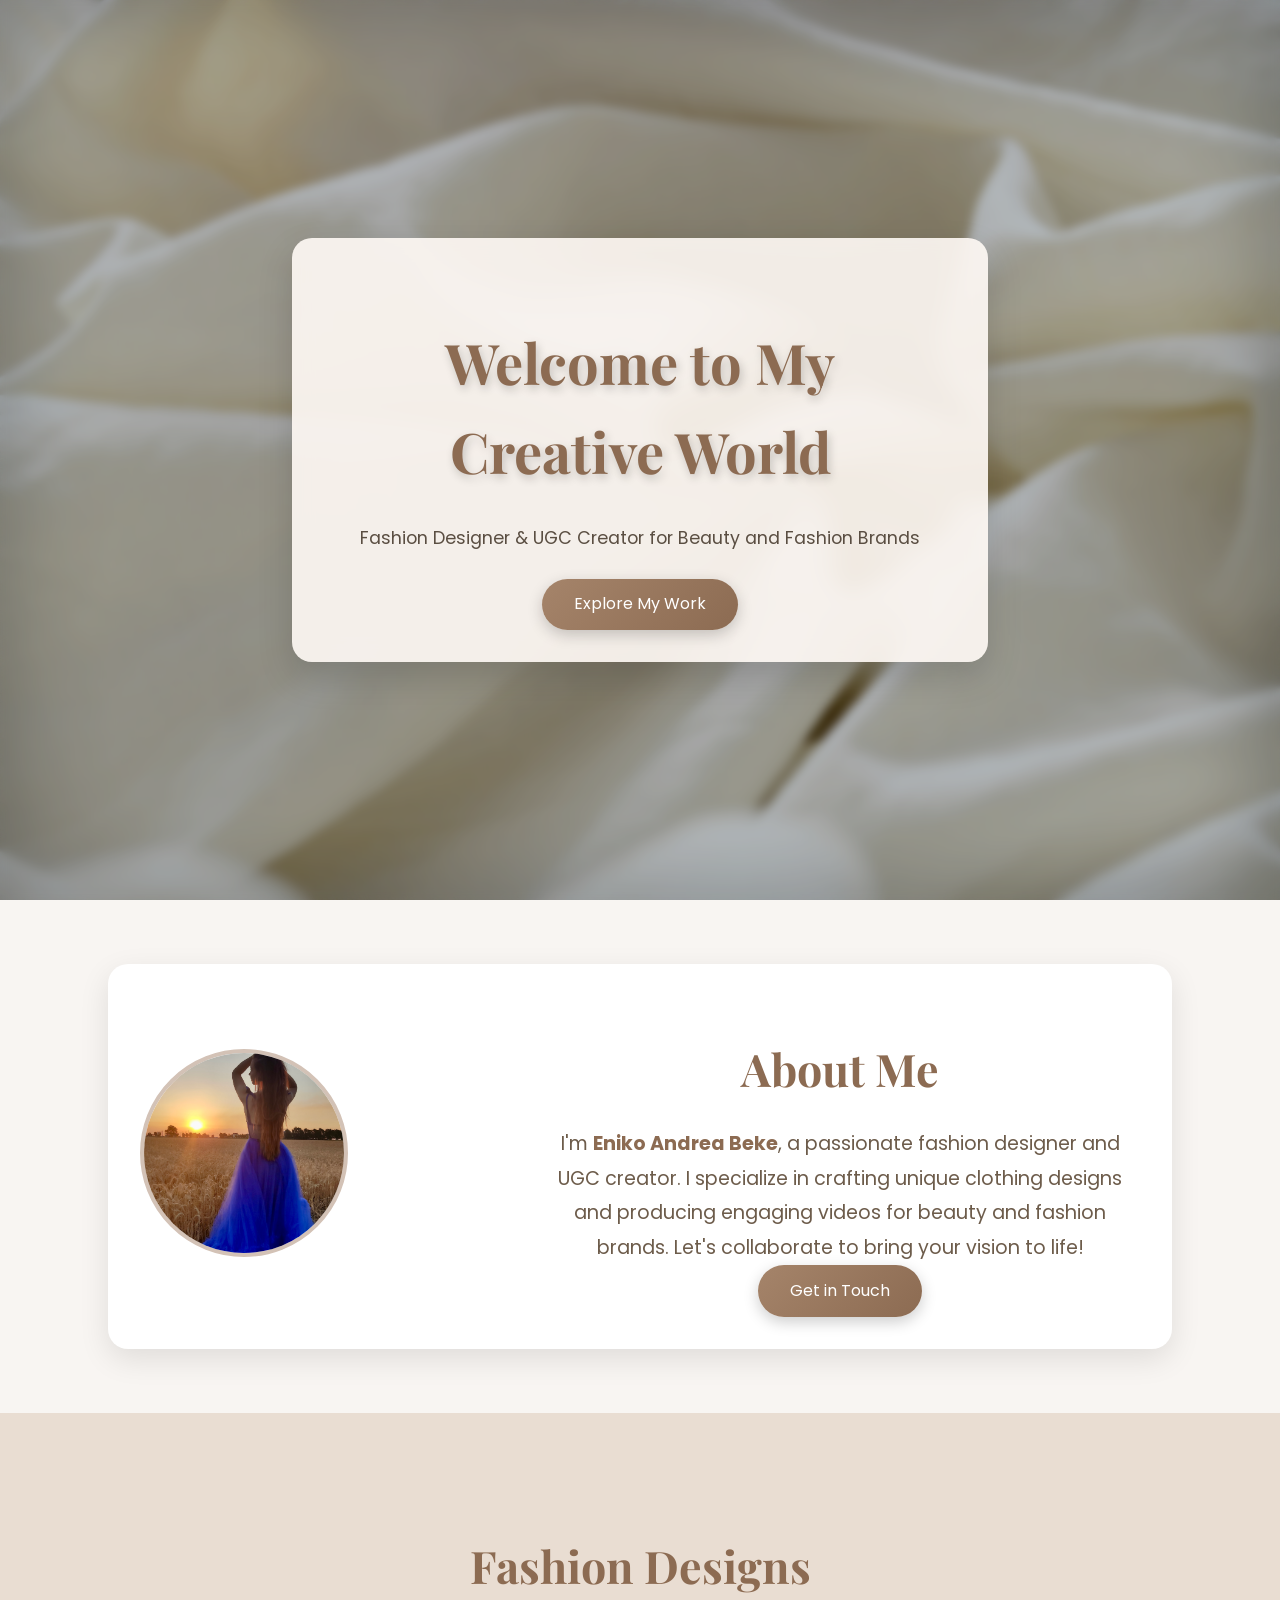
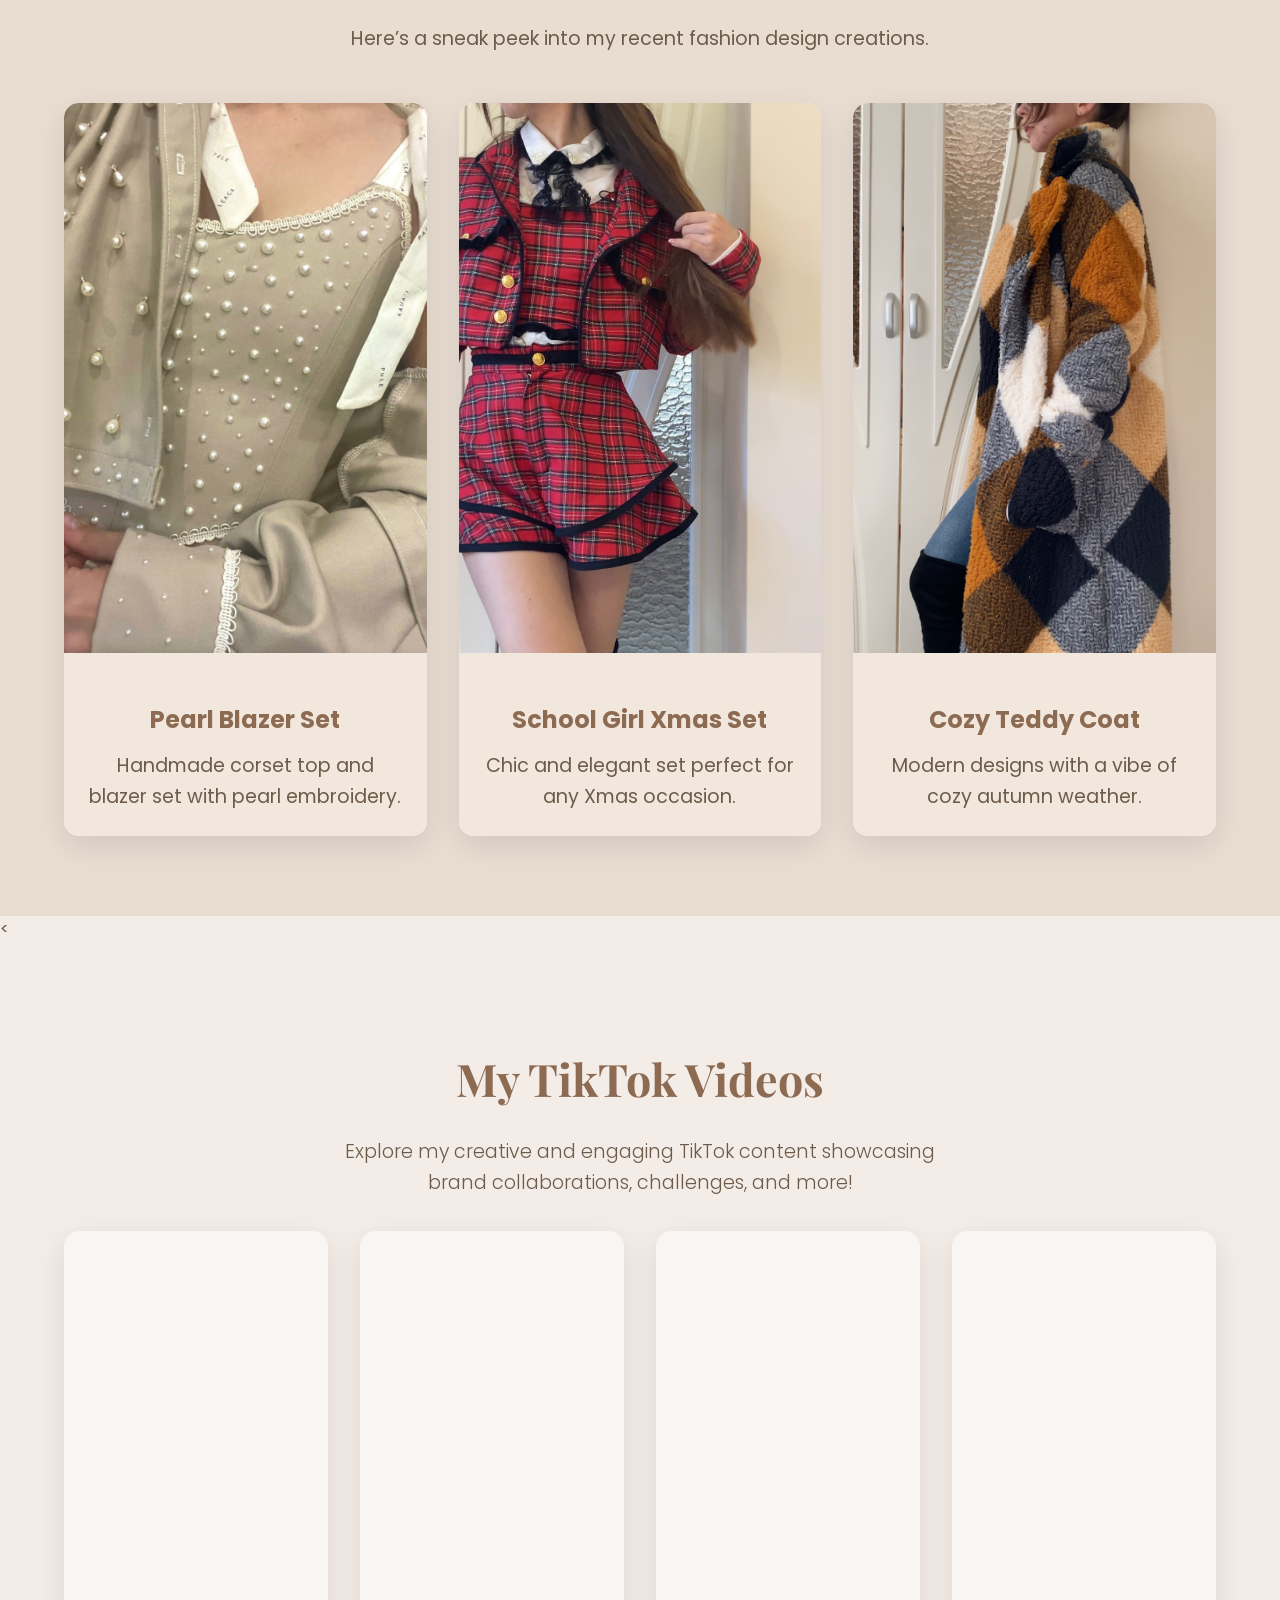
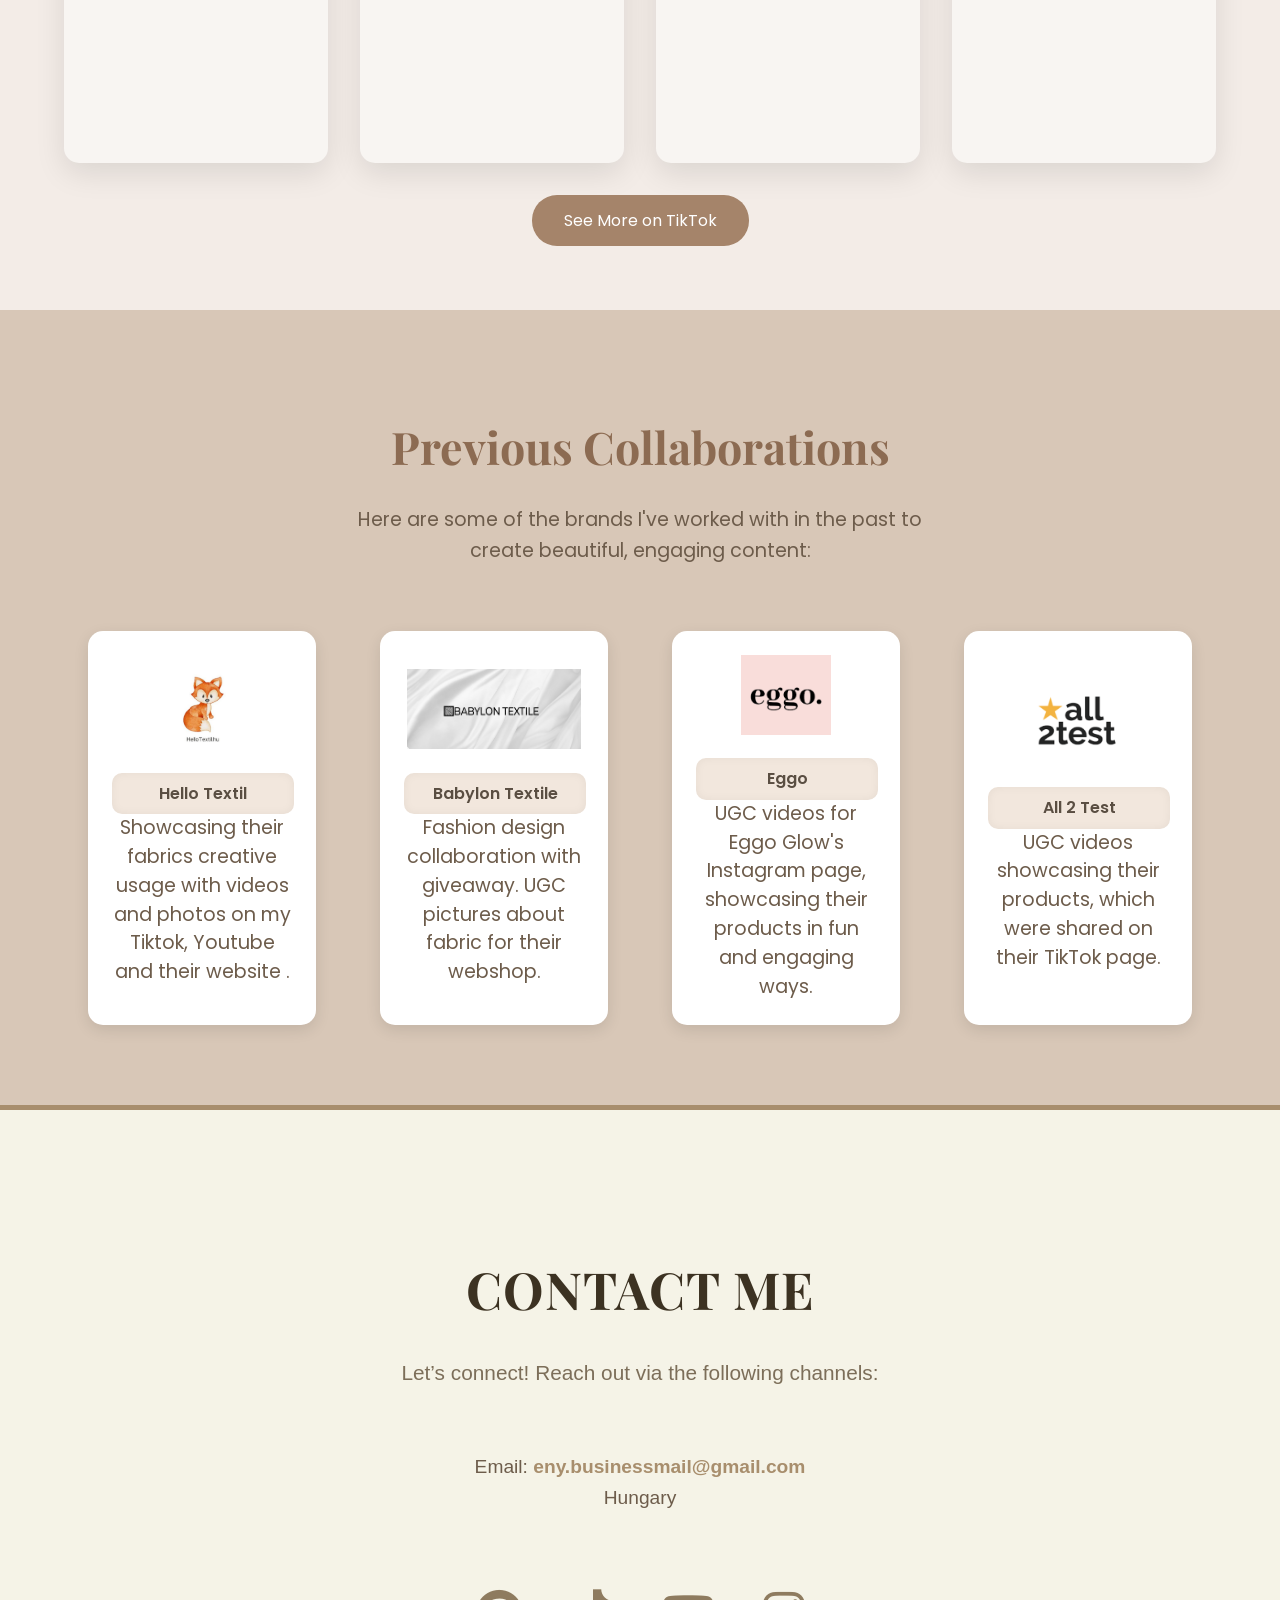
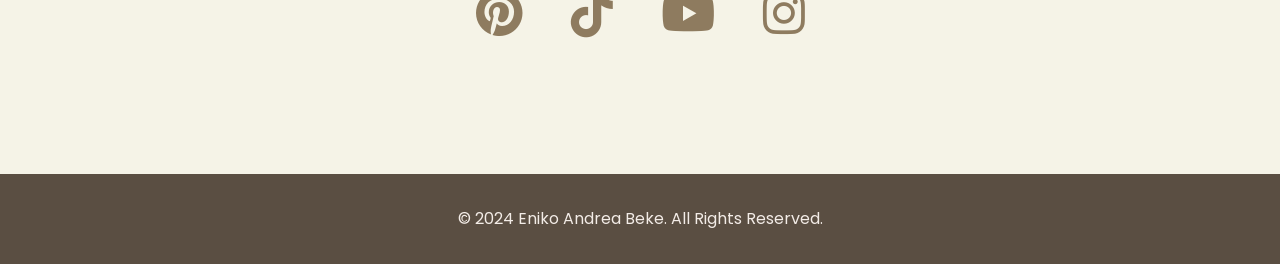
<file: index.html>
<!DOCTYPE html>
<html lang="en">
<head>
    <meta charset="UTF-8">
    <meta name="viewport" content="width=device-width, initial-scale=1.0">
    <title>Eniko Andrea Beke - Fashion & UGC Portfolio</title>
    <link rel="stylesheet" href="styles.css">
    <link rel="stylesheet" href="https://cdnjs.cloudflare.com/ajax/libs/font-awesome/6.4.2/css/all.min.css">
    <link href="https://fonts.googleapis.com/css2?family=Playfair+Display:wght@600&family=Poppins:wght@300;400;500&display=swap" rel="stylesheet">
</head>
<body>
<!-- Hero Section -->
<section class="hero">
    <div class="hero-content">
        <h1>Welcome to My Creative World</h1>
        <p>Fashion Designer & UGC Creator for Beauty and Fashion Brands</p>
        <a href="#about" class="btn">Explore My Work</a>
    </div>
</section>

<!-- About Me Section -->
<section id="about" class="about">
    <div class="container about-content">
        <div class="about-image">
            <img src="profile.jpg" alt="Eniko Andrea Beke">
        </div>
        <div class="about-text">
            <h2>About Me</h2>
            <p>
                I'm <strong>Eniko Andrea Beke</strong>, a passionate fashion designer and UGC creator. I specialize in crafting unique clothing designs and producing engaging videos for beauty and fashion brands. Let's collaborate to bring your vision to life!
            </p>
            <a href="#contact" class="btn">Get in Touch</a>
        </div>
    </div>
</section>

<!-- Fashion Designs Section -->
<section id="fashion" class="fashion">
    <div class="container">
        <div class="section-header">
            <h2>Fashion Designs</h2>
            <p>Here’s a sneak peek into my recent fashion design creations.</p>
        </div>

        <div class="gallery">
            <div class="card">
                <div class="card-image">
                    <img src="fashion1.png" alt="Fashion Design 1">
                </div>
                <div class="card-content">
                    <h3>Pearl Blazer Set</h3>
                    <p>Handmade corset top and blazer set with pearl embroidery.</p>
                </div>
            </div>

            <div class="card">
                <div class="card-image">
                    <img src="fashion2.png" alt="Fashion Design 2">
                </div>
                <div class="card-content">
                    <h3>School Girl Xmas Set</h3>
                    <p>Chic and elegant set perfect for any Xmas occasion.</p>
                </div>
            </div>

            <div class="card">
                <div class="card-image">
                    <img src="fashion3.png" alt="Fashion Design 3">
                </div>
                <div class="card-content">
                    <h3>Cozy Teddy Coat</h3>
                    <p>Modern designs with a vibe of cozy autumn weather.</p>
                </div>
            </div>
        </div>

     <!---   <div class="btn-container">
            <a href="fashion_page.html" class="btn">View Full Collection</a>
        </div> -->
    </div>
</section>

<!-- UGC Videos Section -->
<<section id="videos" class="videos">
    <div class="container">
        <h2>My TikTok Videos</h2>
        <p class="videos-description">Explore my creative and engaging TikTok content showcasing brand collaborations, challenges, and more!</p>
        <div class="video-embeds">
            <div class="tiktok-video" data-video-id="7449005623242427670">
                <section>Loading TikTok...</section>
                <p class="video-description">Check out the latest fashion tips!</p>
            </div>
            <div class="tiktok-video" data-video-id="7323162608138210592">
                <section>Loading TikTok...</section>
                <p class="video-description">Unboxing new products from my favorite brands!</p>
            </div>
            <div class="tiktok-video" data-video-id="7358049642254322976">
                <section>Loading TikTok...</section>
                <p class="video-description">A fun behind-the-scenes look at my creative process.</p>
            </div>
            <div class="tiktok-video" data-video-id="7434129613506284822">
                <section>Loading TikTok...</section>
                <p class="video-description">Engaging with followers through exciting challenges!</p>
            </div>
        </div>
        <a href="https://www.tiktok.com/@eny13._" target="_blank" class="btn-more">See More on TikTok</a>
    </div>
</section>

<!-- Collaborations Section -->
<section id="collaborations" class="collaborations">
    <div class="container">
        <div class="section-header">
            <h2>Previous Collaborations</h2>
            <p>Here are some of the brands I've worked with in the past to create beautiful, engaging content:</p>
        </div>

        <div class="collab-logos">
            <div class="logo-card">
                <a href="https://www.hellotextil.hu" target="_blank" class="logo-link">
                    <div class="logo-image">
                        <img src="brand1.png" alt="Brand 1">
                    </div>
                    <div class="logo-title">
                        <h3>Hello Textil</h3>
                    </div>
                    <p class="brand-description">Showcasing their fabrics creative usage with videos and photos on my Tiktok, Youtube and their website . </p>
                </a>
            </div>
            <div class="logo-card">
                <a href="https://www.babylontextile.hu" target="_blank" class="logo-link">
                    <div class="logo-image">
                        <img src="brand2.png" alt="Brand 2">
                    </div>
                    <div class="logo-title">
                        <h3>Babylon Textile</h3>
                    </div>
                    <p class="brand-description">Fashion design collaboration with giveaway. UGC pictures about fabric for their webshop.</p>
                </a>
            </div>
            <div class="logo-card">
                <a href="https://www.eggoglow.hu" target="_blank" class="logo-link">
                    <div class="logo-image">
                        <img src="brand3.png" alt="Brand 3">
                    </div>
                    <div class="logo-title">
                        <h3>Eggo</h3>
                    </div>
                    <p class="brand-description">UGC videos for Eggo Glow's Instagram page, showcasing their products in fun and engaging ways.</p>
                </a>
            </div>
            <div class="logo-card">
                <a href="https://www.all2test.hu" target="_blank" class="logo-link">
                    <div class="logo-image">
                        <img src="brand4.png" alt="Brand 3">
                    </div>
                    <div class="logo-title">
                        <h3>All 2 Test</h3>
                    </div>
                    <p class="brand-description"> UGC videos showcasing their products, which were shared on their TikTok page.</p>
                </a>
            </div>
        </div>
    </div>
</section>

<!-- Contact Section -->
<section id="contact" class="contact">
    <div class="container">
        <div class="section-header">
            <h2>Contact Me</h2>
            <p>Let’s connect! Reach out via the following channels:</p>
        </div>

        <!-- Contact Information -->
        <div class="contact-info">
            <p>Email: <a href="mailto:eny.businessmail@gmail.com">eny.businessmail@gmail.com</a></p>
            <p>Hungary</p>
        </div>

        <!-- Social Media Icons Row -->
        <div class="social-icons">
            <a href="https://pin.it/1pWBuY8lE" target="_blank">
                <i class="fab fa-pinterest"></i>
            </a>
            <a href="https://www.tiktok.com/@eny13._" target="_blank">
                <i class="fab fa-tiktok"></i>
            </a>
            <a href="https://www.youtube.com/@eny9284" target="_blank">
                <i class="fab fa-youtube"></i>
            </a>
            <a href="https://www.instagram.com/eny13._/" target="_blank">
                <i class="fab fa-instagram"></i>
            </a>
        </div>
    </div>
</section>

<!-- Footer -->
<footer>
    <p>&copy; 2024 Eniko Andrea Beke. All Rights Reserved.</p>
</footer>

<script src="script.js"></script>
</body>
</html>
</file>
<file: styles.css>
/* General Styles */
body {
    margin: 0;
    font-family: 'Poppins', sans-serif;
    background-color: #f3ece7; /* Soft neutral beige */
    color: #5a4e42; /* Deep muted brown for text */
    line-height: 1.6;
    scroll-behavior: smooth;
}

.container {
    width: 90%;
    max-width: 1200px;
    margin: 0 auto;
    text-align: center;
}

/* Hero Section Enhancements */
.hero {
    background: url('background.jpg') no-repeat center center/cover;
    height: 100vh;
    display: flex;
    align-items: center;
    justify-content: center;
    position: relative;
    color: #fff;
    text-align: center;
    box-shadow: inset 0 0 100px rgba(0, 0, 0, 0.3);
    overflow: hidden;
}

.hero::before {
    content: '';
    position: absolute;
    top: 0;
    left: 0;
    width: 100%;
    height: 100%;
    background: rgba(0, 0, 0, 0.2);
    backdrop-filter: blur(5px);
    z-index: 1;
}

.hero-content {
    position: relative;
    z-index: 2;
    background: rgba(255, 250, 245, 0.9);
    padding: 2em 3em;
    border-radius: 20px;
    box-shadow: 0px 15px 35px rgba(0, 0, 0, 0.15);
    max-width: 600px;
    backdrop-filter: blur(10px);
}

.hero h1 {
    font-size: 3.5em;
    font-family: 'Playfair Display', serif;
    color: #8c6b52;
    text-shadow: 2px 4px 10px rgba(0, 0, 0, 0.2);
    margin-bottom: 0.5em;
}

.hero p {
    font-size: 1.1em;
    font-family: 'Poppins', sans-serif;
    color: #5a4e42;
    margin-bottom: 1.5em;
}

.hero .btn {
    display: inline-block;
    padding: 0.8em 2em;
    background: linear-gradient(135deg, #a5846a, #8c6b52);
    color: #fff;
    font-size: 1em;
    text-decoration: none;
    border-radius: 30px;
    box-shadow: 0 5px 15px rgba(0, 0, 0, 0.2);
    transition: all 0.3s ease;
}

.hero .btn:hover {
    background: linear-gradient(135deg, #8c6b52, #704c3b);
    transform: translateY(-5px);
    box-shadow: 0 10px 25px rgba(0, 0, 0, 0.3);
}

/* About Section */
.about {
    padding: 4em 0;
    background: #f8f5f2; /* Light neutral background */
    color: #6d5c4b; /* Rich brown text */
    font-family: 'Poppins', sans-serif;
}

.about-content {
    display: flex;
    align-items: center;
    justify-content: space-between;
    max-width: 1000px;
    margin: 0 auto;
    gap: 2em;
    background: #fff; /* White background for contrast */
    padding: 2em;
    border-radius: 20px;
    box-shadow: 0 10px 30px rgba(0, 0, 0, 0.1);
}

.about-image img {
    width: 200px;
    height: 200px;
    object-fit: cover;
    border-radius: 50%; /* Circular profile image */
    border: 4px solid #d3c2b6; /* Subtle border */
}

.about-text {
    max-width: 600px;
}

.about-text h2 {
    font-size: 2.5em;
    font-family: 'Playfair Display', serif;
    color: #8c6b52;
    margin-bottom: 0.5em;
}

.about-text p {
    font-size: 1.1em;
    line-height: 1.8;
    margin-bottom: 1.5em;
    color: #5a4e42;
}

.about-text strong {
    color: #8c6b52;
}

.about-text .btn {
    display: inline-block;
    padding: 0.8em 2em;
    background: linear-gradient(135deg, #a5846a, #8c6b52);
    color: #fff;
    font-size: 1em;
    text-decoration: none;
    border-radius: 30px;
    box-shadow: 0 5px 15px rgba(0, 0, 0, 0.2);
    transition: all 0.3s ease;
}

.about-text .btn:hover {
    background: linear-gradient(135deg, #8c6b52, #704c3b);
    transform: translateY(-5px);
    box-shadow: 0 10px 25px rgba(0, 0, 0, 0.3);
}

/* Fashion Section */
/* Fashion Section Styling */
.fashion {
    padding: 5em 0;
    background: #e9ddd2; /* Soft pastel beige */
    font-family: 'Poppins', sans-serif;
    color: #5a4e42; /* Deep neutral brown */
}

/* Section Header Styling */
.section-header {
    text-align: center;
    margin-bottom: 3em;
}

.section-header h2 {
    font-family: 'Playfair Display', serif;
    font-size: 2.8em;
    color: #8c6b52; /* Rich brown */
    margin-bottom: 0.5em;
}

.section-header p {
    font-size: 1.2em;
    max-width: 600px;
    margin: 0 auto;
    color: #6d5c4b;
}

/* Gallery Grid */
.gallery {
    display: grid;
    grid-template-columns: repeat(auto-fit, minmax(280px, 1fr));
    gap: 2em;
}

/* Card Styling */
.card {
    background: #fff;
    border-radius: 15px;
    overflow: hidden;
    box-shadow: 0 10px 30px rgba(0, 0, 0, 0.1);
    transition: transform 0.3s, box-shadow 0.3s;
    display: flex;
    flex-direction: column;
}

.card:hover {
    transform: translateY(-10px);
    box-shadow: 0px 15px 40px rgba(0, 0, 0, 0.15);
}

/* Card Image */
.card-image {
    height: 550px;
    overflow: hidden;
}

.card-image img {
    width: 100%;
    height: 100%;
    object-fit: cover;
    transition: transform 0.5s ease;
}

.card:hover .card-image img {
    transform: scale(1.1);
}

/* Card Content */
.card-content {
    padding: 1.5em;
    text-align: center;
    background: #f2e7dd;
    flex-grow: 1;
}

.card-content h3 {
    font-size: 1.5em;
    color: #8c6b52;
    margin-bottom: 0.5em;
}

.card-content p {
    font-size: 1em;
    line-height: 1.6;
    color: #6d5c4b;
}

/* Button Styling */
.btn-container {
    text-align: center;
    margin-top: 3em;
}

.btn {
    display: inline-block;
    padding: 0.8em 2em;
    background: linear-gradient(135deg, #a5846a, #8c6b52);
    color: #fff;
    font-size: 1em;
    text-decoration: none;
    border-radius: 30px;
    box-shadow: 0 5px 15px rgba(0, 0, 0, 0.2);
    transition: all 0.3s ease;
}

.btn:hover {
    background: linear-gradient(135deg, #8c6b52, #704c3b);
    transform: translateY(-5px);
    box-shadow: 0 10px 25px rgba(0, 0, 0, 0.3);
}

/* Videos Section */
.videos {
    padding: 4em 0;
    background: #f3ece7; /* Light neutral background */
}

/* Collaborations Section */
/* Collaborations Section Styling */
.collaborations {
    padding: 5em 0;
    background: #d8c7b7; /* Warm beige background */
    color: #5a4e42; /* Rich brown text */
    font-family: 'Poppins', sans-serif;
}

/* Section Header */
/* Collaboration Section */
/* Collaboration Section */
.collaborations {
    padding: 4em 0;
    background: #d8c7b7; /* Warm beige background */
    color: #5a4e42; /* Rich brown */
}

/* Logo Cards */
.logo-card {
    background: #fff;
    border-radius: 15px;
    padding: 1.5em;
    display: flex;
    flex-direction: column;
    align-items: center;
    justify-content: center;
    box-shadow: 0 5px 15px rgba(0, 0, 0, 0.1);
    transition: transform 0.3s, box-shadow 0.3s;
    width: 100%;
    max-width: 180px;
    margin: 1em;
}

/* Make the link inside the card not underlined */
.logo-link {
    text-decoration: none; /* Remove underline */
    color: inherit; /* Make the text inherit color from parent */
    display: block; /* Make the whole card clickable */
}

/* Logo Image */
.logo-image img {
    max-width: 100%;
    max-height: 80px;
    object-fit: contain;
    transition: transform 0.3s ease;
    margin-bottom: 1em; /* Space between image and title */
}

/* Logo Title */
.logo-title {
    background: #f2e7dd; /* Light neutral brown */
    padding: 0.5em 1em;
    border-radius: 10px;
    box-shadow: inset 0 0 10px rgba(0, 0, 0, 0.05);
    text-align: center;
    width: 100%;
    max-width: 150px;
}

.logo-title h3 {
    font-size: 1em;
    font-weight: 600;
    color: #5a4e42; /* Rich brown for text */
    margin: 0;
}

/* Brand Description */
.brand-description {
    font-size: 0.005em; /* Smaller text */
    color: #7a6f5d; /* Slightly lighter brown */
    text-align: justify-all;
    margin-top: 1em;
    line-height: 1.5;
}

/* Hover Effect for Logo Card */
.logo-card:hover {
    transform: translateY(-10px);
    box-shadow: 0 10px 25px rgba(0, 0, 0, 0.15);
}

.logo-card:hover .logo-image img {
    transform: scale(1.1);
}

/* Flexbox for Aligning Logos in a Row */
.collab-logos {
    display: flex;
    flex-wrap: wrap; /* Allows the logos to wrap onto the next line on small screens */
    justify-content: center; /* Centers the logos horizontally */
    gap: 2em; /* Adds space between logos */
}

/* Contact Section */
/* Contact Section */
.contact {
    padding: 6em 0;
    background: #f5f3e7; /* Soft off-white background */
    color: #4f4a38; /* Rich brown color for text */
    text-align: center;
    font-family: 'Arial', sans-serif;
    border-top: 5px solid #a88e6d; /* Elegant border at the top */
}

/* Section Header */
.contact .section-header h2 {
    font-size: 3.2em;
    font-weight: 700;
    margin-bottom: 0.5em;
    color: #3c3222; /* Darker shade for heading */
    letter-spacing: 1px;
    text-transform: uppercase;
}

.contact .section-header p {
    font-size: 1.3em;
    color: #7c6e59; /* Light brown-gray text */
    margin-bottom: 3em;
    font-weight: 500;
}

/* Contact Info Styling */
.contact-info p {
    font-size: 1.2em;
    color: #4f4a38;
    margin-bottom: 1.5em;
    font-weight: 400;
}

/* Contact Info Link Styling */
.contact-info a {
    color: #a88e6d; /* Warm brown link color */
    text-decoration: none;
    font-weight: 600;
    transition: color 0.3s ease;
}

.contact-info a:hover {
    color: #7d6b53; /* Darker brown when hovered */
}

/* Social Icons Row */
.social-icons {
    display: flex;
    justify-content: center;
    gap: 3em; /* Increased space between icons */
    margin-top: 2.5em;
    padding: 1.5em 0;
}

/* Social Icon Styling */
.social-icons a {
    font-size: 3em; /* Larger icons for impact */
    color: #8e7b5f; /* Warm brown for icons */
    transition: color 0.3s ease, transform 0.3s ease;
}

.social-icons a:hover {
    color: #7d6b53; /* Darker brown when hovered */
    transform: scale(1.1); /* Slight zoom effect */
}

/* Mobile Adjustments */
@media screen and (max-width: 768px) {
    .contact-info p {
        font-size: 1.1em; /* Smaller text on mobile */
    }

    .social-icons a {
        font-size: 2.5em; /* Adjust icon size for mobile */
    }
}

/* Footer */
/* Section Header Styling */
.section-header {
    text-align: center;
    margin-bottom: 3em;
}

.section-header h2 {
    font-family: 'Playfair Display', serif;
    font-size: 2.8em;
    color: #8c6b52; /* Rich brown */
    margin-bottom: 0.5em;
}

.section-header p {
    font-size: 1.2em;
    max-width: 600px;
    margin: 0 auto;
    color: #6d5c4b;
}

footer {
    background: #5a4e42; /* Deep brown */
    color: #f3ece7; /* Light beige text */
    text-align: center;
    padding: 1em;
}

/* TikTok Video Section */
.videos {
    padding: 4em 0;
    background: #f3ece7; /* Light neutral background */
}

/* Section Header Styling */
.container h2 {
    text-align: center;
    margin-bottom: 3em;
}

.container h2 {
    font-family: 'Playfair Display', serif;
    font-size: 2.8em;
    color: #8c6b52; /* Rich brown */
    margin-bottom: 0.5em;
}

.container p {
    font-size: 1.2em;
    max-width: 600px;
    margin: 0 auto;
    color: #6d5c4b;
}

/* Video Section Description */
.videos-description {
    font-size: 1.1em;
    color: #6d5c4b;
    text-align: center;
    margin-bottom: 2em;
    font-weight: 300;
}

/* Video Embeds */
.video-embeds {
    display: flex;
    flex-wrap: wrap;
    justify-content: space-between;
    gap: 2em;
    margin-top: 2em;
}

.tiktok-video {
    background: #f8f5f2; /* Light neutral background */
    border-radius: 15px;
    box-shadow: 0px 10px 30px rgba(0, 0, 0, 0.1);
    padding: 1em;
    flex: 1 1 calc(20% - 2em);
    transition: transform 0.3s ease, box-shadow 0.3s ease;
    height: 500px;
}

.tiktok-video iframe {
    width: 100%;
    height: 100%;
    border-radius: 15px;
}

/* Video Description */
.video-description {
    font-size: 0.9em;
    color: #7a6c59;
    margin-top: 1em;
    text-align: center;
    font-weight: 300;
    line-height: 1.5;
}

/* Hover Effect for Video Cards */
.tiktok-video:hover {
    transform: translateY(-10px);
    box-shadow: 0px 15px 40px rgba(0, 0, 0, 0.2);
}

/* Button Style */
.btn-more {
    display: inline-block;
    padding: 0.8em 2em;
    background-color: #a5846a;
    color: white;
    font-size: 1em;
    text-decoration: none;
    text-align: center;
    border-radius: 25px;
    margin-top: 2em;
    transition: transform 0.3s ease, background-color 0.3s ease;
}

.btn-more:hover {
    transform: translateY(-5px);
    background-color: #8c6b52;
}

/* Responsive Styles */
@media (max-width: 1200px) {
    .tiktok-video {
        flex: 1 1 calc(30% - 2em);
    }
}

@media (max-width: 768px) {
    .tiktok-video {
        flex: 1 1 100%;
    }
}
</file>
